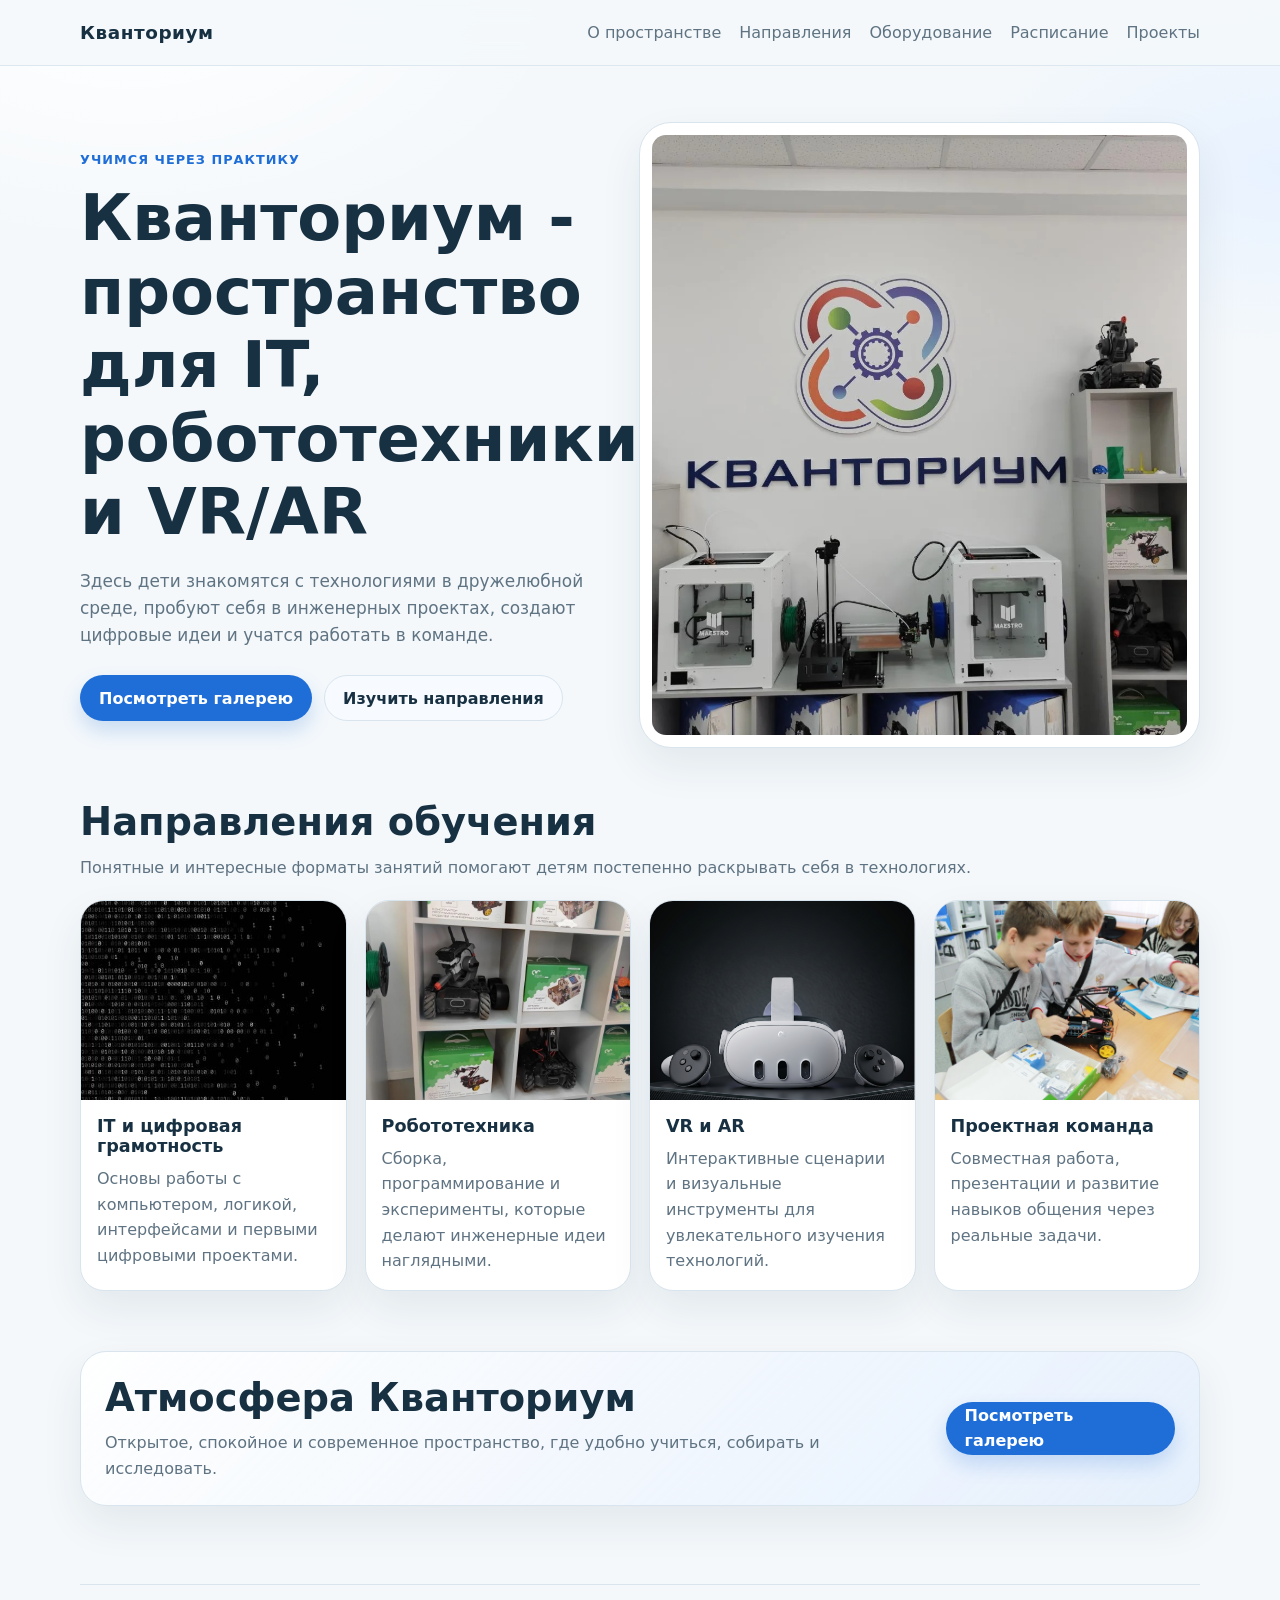
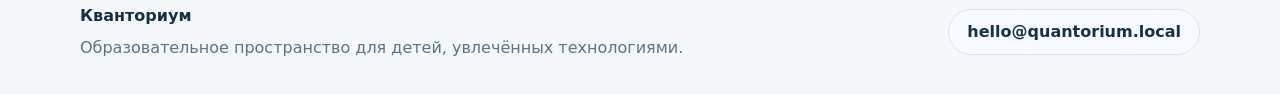
<file: index.html>
<!doctype html>
<html lang="ru">
<head>
	<meta charset="utf-8">
	<meta name="viewport" content="width=device-width, initial-scale=1, viewport-fit=cover">
	<title>Кванториум - образовательное пространство будущего</title>
	<link rel="stylesheet" href="style.css">
</head>
<body>
	<header class="site-header">
		<div class="container site-header__inner">
			<a class="brand" href="#main">Кванториум</a>
			<nav class="site-nav" aria-label="Основная навигация">
				<a href="#about">О пространстве</a>
				<a href="#programs">Направления</a>
				<a href="oborudovanie.html">Оборудование</a>
				<a href="raspisanie.html">Расписание</a>
				<a href="galereya.html">Проекты</a>
			</nav>
		</div>
	</header>

	<main id="main">
		<section class="hero" id="about">
			<div class="container hero__inner">
				<div class="hero__content">
					<p class="eyebrow">Учимся через практику</p>
					<h1>Кванториум - пространство для IT, робототехники и VR/AR</h1>
					<p class="hero__lead">
						Здесь дети знакомятся с технологиями в дружелюбной среде, пробуют себя в инженерных проектах,
						создают цифровые идеи и учатся работать в команде.
					</p>
					<div class="hero__actions">
						<a class="button button--primary" href="#gallery-modal">Посмотреть галерею</a>
						<a class="button button--secondary" href="#programs">Изучить направления</a>
					</div>
				</div>

				<figure class="hero__media">
					<img src="assets/tuxi.jfif" alt="Современная учебная зона Кванториум" width="800" height="600">
				</figure>
			</div>
		</section>

		<section class="section" id="programs">
			<div class="container">
				<div class="section__heading">
					<h2>Направления обучения</h2>
					<p>Понятные и интересные форматы занятий помогают детям постепенно раскрывать себя в технологиях.</p>
				</div>

				<div class="card-grid">
					<article class="card">
						<img src="assets/cipherki.jpg" alt="Рабочее место для занятий IT" width="800" height="600">
						<div class="card__body">
							<h3>IT и цифровая грамотность</h3>
							<p>Основы работы с компьютером, логикой, интерфейсами и первыми цифровыми проектами.</p>
						</div>
					</article>

					<article class="card">
						<img src="assets/roboti.jfif" alt="Учебный робототехнический проект" width="800" height="600">
						<div class="card__body">
							<h3>Робототехника</h3>
							<p>Сборка, программирование и эксперименты, которые делают инженерные идеи наглядными.</p>
						</div>
					</article>

					<article class="card">
						<img src="assets/quest3.png" alt="Зона для занятий VR и AR" width="800" height="600">
						<div class="card__body">
							<h3>VR и AR</h3>
							<p>Интерактивные сценарии и визуальные инструменты для увлекательного изучения технологий.</p>
						</div>
					</article>

					<article class="card">
						<img src="assets/gruppa.jpg" alt="Командная работа над проектом" width="800" height="600">
						<div class="card__body">
							<h3>Проектная команда</h3>
							<p>Совместная работа, презентации и развитие навыков общения через реальные задачи.</p>
						</div>
					</article>
				</div>
			</div>
		</section>

		<section class="section section--soft" id="gallery">
			<div class="container gallery-intro">
				<div class="section__heading section__heading--compact">
					<h2>Атмосфера Кванториум</h2>
					<p>Открытое, спокойное и современное пространство, где удобно учиться, собирать и исследовать.</p>
				</div>
				<a class="button button--primary" href="#gallery-modal">Посмотреть галерею</a>
			</div>
		</section>
	</main>

	<section class="modal" id="gallery-modal" aria-labelledby="gallery-modal-title" aria-describedby="gallery-modal-description">
		<a class="modal__overlay" href="#gallery" aria-label="Закрыть окно"></a>
		<div class="modal__dialog" role="dialog" aria-modal="true">
			<a class="modal__close" href="#gallery" aria-label="Закрыть окно">×</a>
			<p class="modal__eyebrow">Галерея Кванториум</p>
			<h2 id="gallery-modal-title">Где идеи превращаются в проекты</h2>
			<p id="gallery-modal-description">
				Кванториум объединяет занятия по IT, робототехнике и VR/AR. Ученики знакомятся с современными
				инструментами, развивают творческое мышление и учатся создавать полезные решения.
			</p>
			<ul class="modal__list">
				<li>Дружелюбная образовательная среда</li>
				<li>Практика, эксперименты и командные задания</li>
				<li>Современные технологии в понятной форме</li>
			</ul>
			<a class="button button--secondary" href="#contacts">Связаться с нами</a>
		</div>
	</section>

	<footer class="site-footer" id="contacts">
		<div class="container site-footer__inner">
			<div>
				<p class="site-footer__title">Кванториум</p>
				<p class="site-footer__text">Образовательное пространство для детей, увлечённых технологиями.</p>
			</div>
			<a class="button button--secondary" href="mailto:hello@quantorium.local">hello@quantorium.local</a>
		</div>
	</footer>
</body>
</html>
</file>
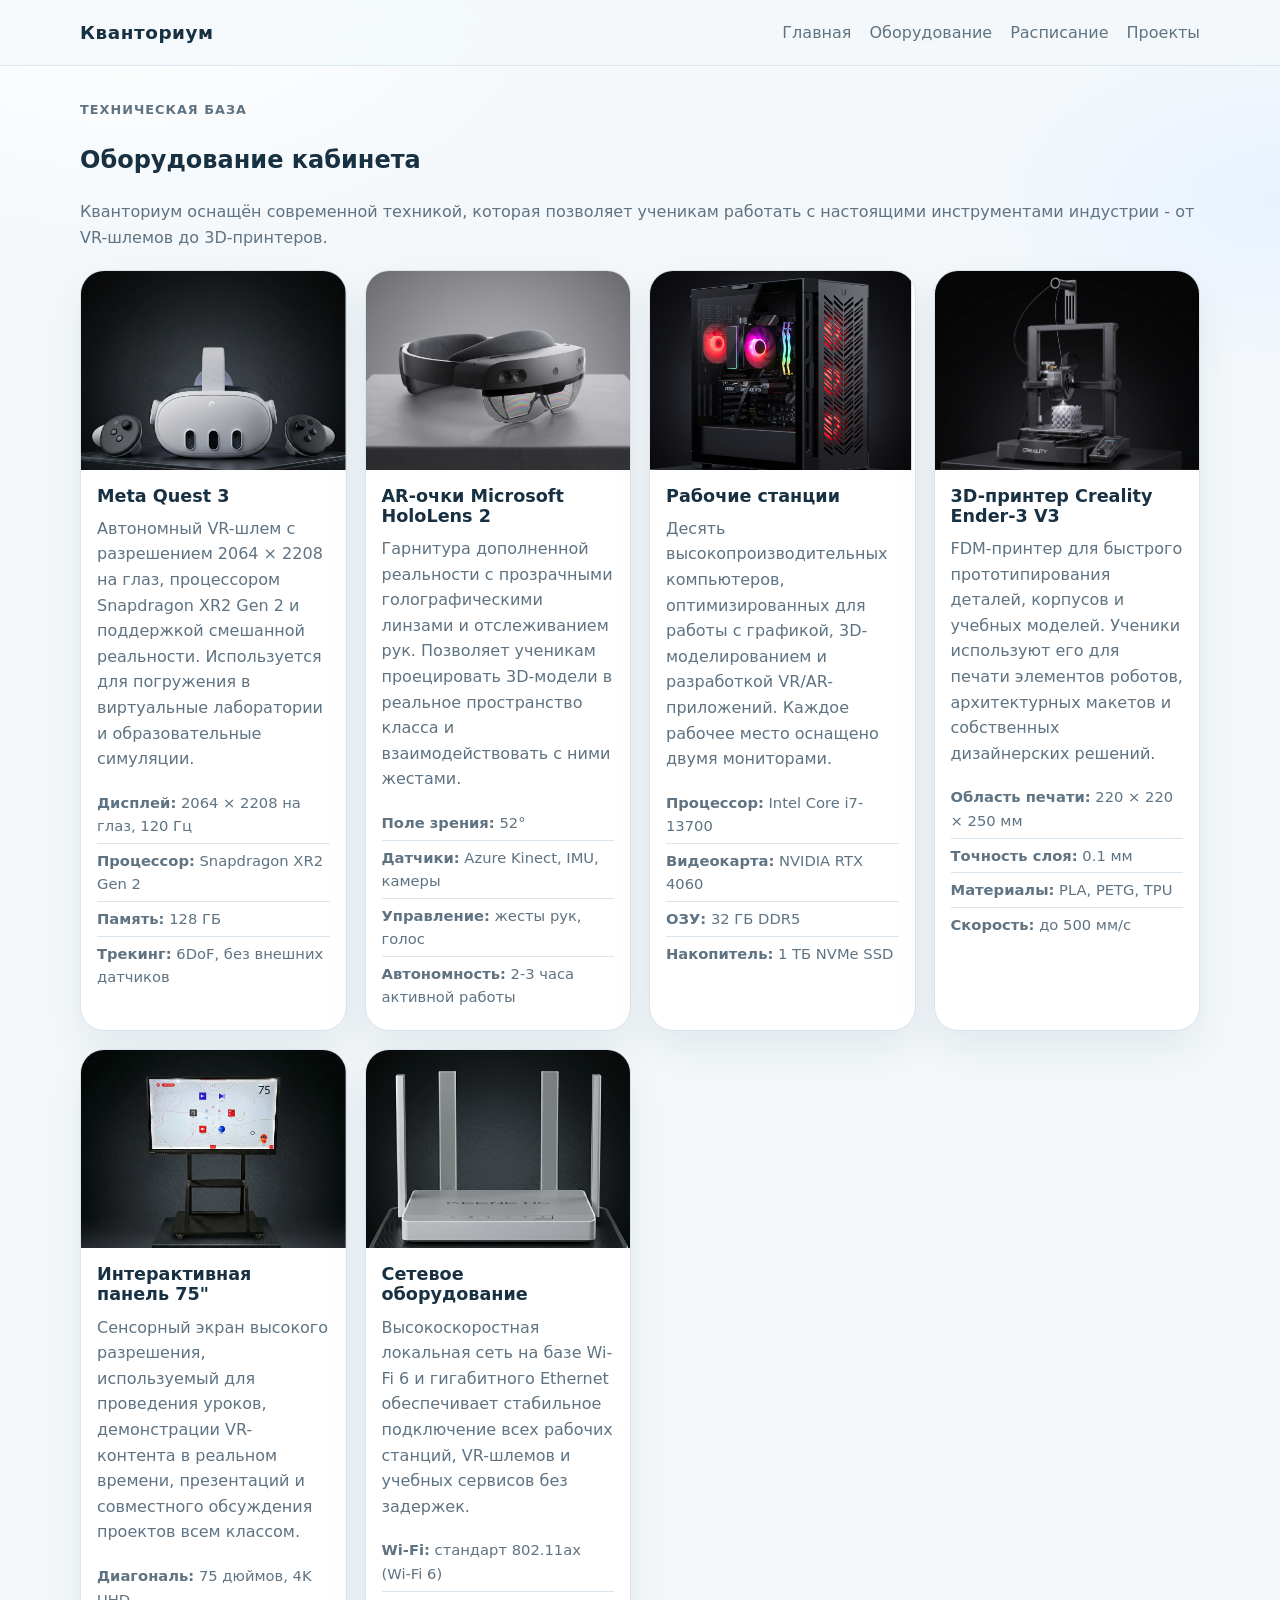
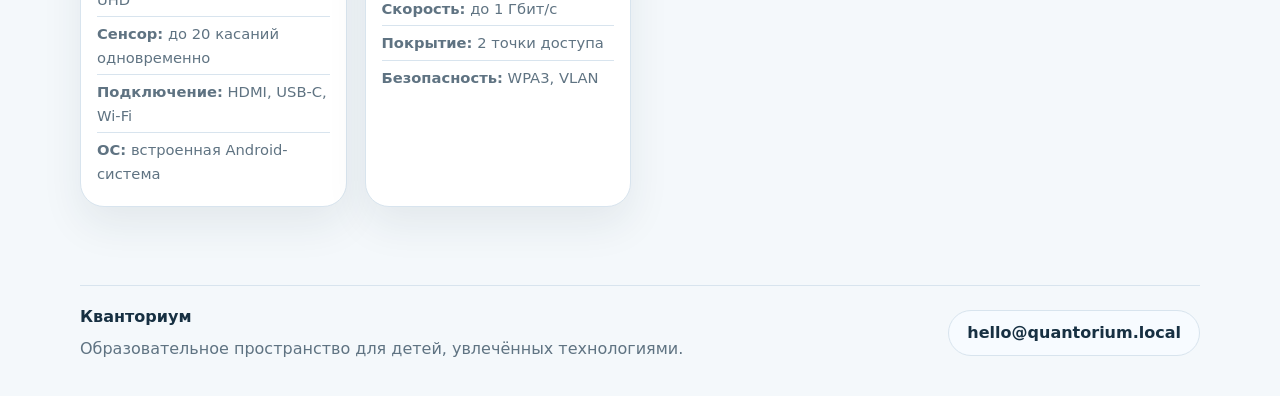
<file: oborudovanie.html>
<!doctype html>
<html lang="ru">

<head>
	<meta charset="utf-8">
	<meta name="viewport" content="width=device-width, initial-scale=1, viewport-fit=cover">
	<title>Оборудование - Кванториум</title>
	<meta name="description"
		content="Обзор оборудования кабинета VR и AR технологий Кванториум: шлемы виртуальной реальности, AR-очки, рабочие станции и 3D-принтеры.">
	<link rel="stylesheet" href="style.css">
</head>

<body>
	<header class="site-header">
		<div class="container site-header__inner">
			<a class="brand" href="index.html">Кванториум</a>
			<nav class="site-nav" aria-label="Основная навигация">
				<a href="index.html">Главная</a>
				<a href="oborudovanie.html">Оборудование</a>
				<a href="raspisanie.html">Расписание</a>
				<a href="galereya.html">Проекты</a>
			</nav>
		</div>
	</header>

	<main id="main">
		<section class="section">
			<div class="container">
				<div class="section__heading">
					<p class="eyebrow">Техническая база</p>
					<h1>Оборудование кабинета</h1>
					<p>Кванториум оснащён современной техникой, которая позволяет ученикам работать с настоящими
						инструментами индустрии - от VR-шлемов до 3D-принтеров.</p>
				</div>

				<div class="card-grid">
					<article class="card">
						<img src="assets/quest3.png" alt="VR-шлем Meta Quest 3" width="800" height="600">
						<div class="card__body">
							<h3>Meta Quest 3</h3>
							<p>Автономный VR-шлем с разрешением 2064 × 2208 на глаз, процессором Snapdragon XR2 Gen 2 и
								поддержкой смешанной реальности. Используется для погружения в виртуальные лаборатории и
								образовательные симуляции.</p>
							<ul class="spec-list">
								<li><strong>Дисплей:</strong> 2064 × 2208 на глаз, 120 Гц</li>
								<li><strong>Процессор:</strong> Snapdragon XR2 Gen 2</li>
								<li><strong>Память:</strong> 128 ГБ</li>
								<li><strong>Трекинг:</strong> 6DoF, без внешних датчиков</li>
							</ul>
						</div>
					</article>

					<article class="card">
						<img src="assets/hololens.png" alt="AR-очки Microsoft HoloLens 2" width="800" height="600">
						<div class="card__body">
							<h3>AR-очки Microsoft HoloLens 2</h3>
							<p>Гарнитура дополненной реальности с прозрачными голографическими линзами и отслеживанием
								рук. Позволяет ученикам проецировать 3D-модели в реальное пространство класса и
								взаимодействовать с ними жестами.</p>
							<ul class="spec-list">
								<li><strong>Поле зрения:</strong> 52°</li>
								<li><strong>Датчики:</strong> Azure Kinect, IMU, камеры</li>
								<li><strong>Управление:</strong> жесты рук, голос</li>
								<li><strong>Автономность:</strong> 2-3 часа активной работы</li>
							</ul>
						</div>
					</article>

					<article class="card">
						<img src="assets/workstation.png" alt="Рабочая станция" width="800" height="600">
						<div class="card__body">
							<h3>Рабочие станции</h3>
							<p>Десять высокопроизводительных компьютеров, оптимизированных для работы с графикой,
								3D-моделированием и разработкой VR/AR-приложений. Каждое рабочее место оснащено двумя
								мониторами.</p>
							<ul class="spec-list">
								<li><strong>Процессор:</strong> Intel Core i7-13700</li>
								<li><strong>Видеокарта:</strong> NVIDIA RTX 4060</li>
								<li><strong>ОЗУ:</strong> 32 ГБ DDR5</li>
								<li><strong>Накопитель:</strong> 1 ТБ NVMe SSD</li>
							</ul>
						</div>
					</article>

					<article class="card">
						<img src="assets/printer3d.png" alt="3D-принтер Creality Ender-3 V3" width="800" height="600">
						<div class="card__body">
							<h3>3D-принтер Creality Ender-3 V3</h3>
							<p>FDM-принтер для быстрого прототипирования деталей, корпусов и учебных моделей. Ученики
								используют его для печати элементов роботов, архитектурных макетов и собственных
								дизайнерских решений.</p>
							<ul class="spec-list">
								<li><strong>Область печати:</strong> 220 × 220 × 250 мм</li>
								<li><strong>Точность слоя:</strong> 0.1 мм</li>
								<li><strong>Материалы:</strong> PLA, PETG, TPU</li>
								<li><strong>Скорость:</strong> до 500 мм/с</li>
							</ul>
						</div>
					</article>

					<article class="card">
						<img src="assets/panel.png" alt="Интерактивная панель 75 дюймов" width="800" height="600">
						<div class="card__body">
							<h3>Интерактивная панель 75"</h3>
							<p>Сенсорный экран высокого разрешения, используемый для проведения уроков, демонстрации
								VR-контента в реальном времени, презентаций и совместного обсуждения проектов всем
								классом.</p>
							<ul class="spec-list">
								<li><strong>Диагональ:</strong> 75 дюймов, 4K UHD</li>
								<li><strong>Сенсор:</strong> до 20 касаний одновременно</li>
								<li><strong>Подключение:</strong> HDMI, USB-C, Wi-Fi</li>
								<li><strong>ОС:</strong> встроенная Android-система</li>
							</ul>
						</div>
					</article>

					<article class="card">
						<img src="assets/network.png" alt="Сетевое оборудование" width="800" height="600">
						<div class="card__body">
							<h3>Сетевое оборудование</h3>
							<p>Высокоскоростная локальная сеть на базе Wi-Fi 6 и гигабитного Ethernet обеспечивает
								стабильное подключение всех рабочих станций, VR-шлемов и учебных сервисов без задержек.
							</p>
							<ul class="spec-list">
								<li><strong>Wi-Fi:</strong> стандарт 802.11ax (Wi-Fi 6)</li>
								<li><strong>Скорость:</strong> до 1 Гбит/с</li>
								<li><strong>Покрытие:</strong> 2 точки доступа</li>
								<li><strong>Безопасность:</strong> WPA3, VLAN</li>
							</ul>
						</div>
					</article>
				</div>
			</div>
		</section>
	</main>

	<footer class="site-footer" id="contacts">
		<div class="container site-footer__inner">
			<div>
				<p class="site-footer__title">Кванториум</p>
				<p class="site-footer__text">Образовательное пространство для детей, увлечённых технологиями.</p>
			</div>
			<a class="button button--secondary" href="mailto:hello@quantorium.local">hello@quantorium.local</a>
		</div>
	</footer>
</body>

</html>
</file>
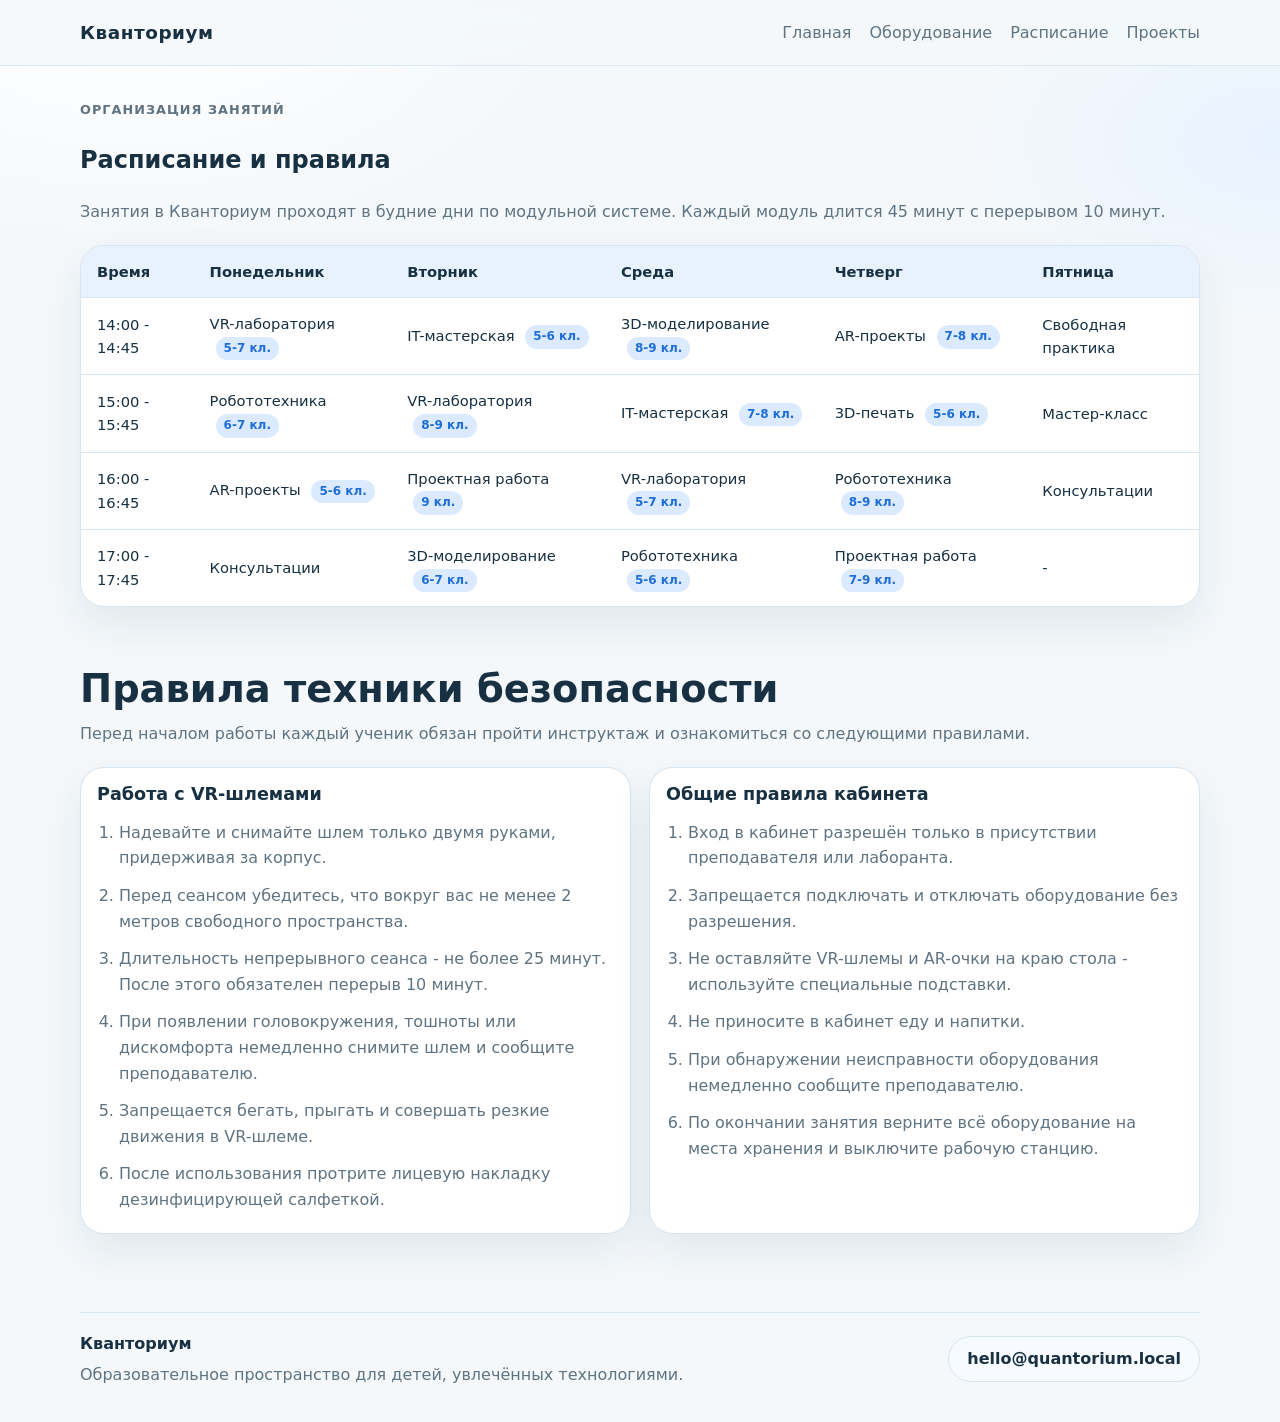
<file: raspisanie.html>
<!doctype html>
<html lang="ru">
<head>
	<meta charset="utf-8">
	<meta name="viewport" content="width=device-width, initial-scale=1, viewport-fit=cover">
	<title>Расписание и правила - Кванториум</title>
	<meta name="description" content="Расписание занятий и мастер-классов в кабинете VR/AR технологий Кванториум. Правила техники безопасности при работе с оборудованием.">
	<link rel="stylesheet" href="style.css">
</head>
<body>
	<header class="site-header">
		<div class="container site-header__inner">
			<a class="brand" href="index.html">Кванториум</a>
			<nav class="site-nav" aria-label="Основная навигация">
				<a href="index.html">Главная</a>
				<a href="oborudovanie.html">Оборудование</a>
				<a href="raspisanie.html">Расписание</a>
				<a href="galereya.html">Проекты</a>
			</nav>
		</div>
	</header>

	<main id="main">
		<section class="section">
			<div class="container">
				<div class="section__heading">
					<p class="eyebrow">Организация занятий</p>
					<h1>Расписание и правила</h1>
					<p>Занятия в Кванториум проходят в будние дни по модульной системе. Каждый модуль длится 45 минут с перерывом 10 минут.</p>
				</div>

				<div class="table-wrapper">
					<table class="schedule-table">
						<thead>
							<tr>
								<th>Время</th>
								<th>Понедельник</th>
								<th>Вторник</th>
								<th>Среда</th>
								<th>Четверг</th>
								<th>Пятница</th>
							</tr>
						</thead>
						<tbody>
							<tr>
								<td>14:00 - 14:45</td>
								<td>VR-лаборатория <span class="badge">5-7 кл.</span></td>
								<td>IT-мастерская <span class="badge">5-6 кл.</span></td>
								<td>3D-моделирование <span class="badge">8-9 кл.</span></td>
								<td>AR-проекты <span class="badge">7-8 кл.</span></td>
								<td>Свободная практика</td>
							</tr>
							<tr>
								<td>15:00 - 15:45</td>
								<td>Робототехника <span class="badge">6-7 кл.</span></td>
								<td>VR-лаборатория <span class="badge">8-9 кл.</span></td>
								<td>IT-мастерская <span class="badge">7-8 кл.</span></td>
								<td>3D-печать <span class="badge">5-6 кл.</span></td>
								<td>Мастер-класс</td>
							</tr>
							<tr>
								<td>16:00 - 16:45</td>
								<td>AR-проекты <span class="badge">5-6 кл.</span></td>
								<td>Проектная работа <span class="badge">9 кл.</span></td>
								<td>VR-лаборатория <span class="badge">5-7 кл.</span></td>
								<td>Робототехника <span class="badge">8-9 кл.</span></td>
								<td>Консультации</td>
							</tr>
							<tr>
								<td>17:00 - 17:45</td>
								<td>Консультации</td>
								<td>3D-моделирование <span class="badge">6-7 кл.</span></td>
								<td>Робототехника <span class="badge">5-6 кл.</span></td>
								<td>Проектная работа <span class="badge">7-9 кл.</span></td>
								<td>-</td>
							</tr>
						</tbody>
					</table>
				</div>
			</div>
		</section>

		<section class="section section--soft">
			<div class="container">
				<div class="section__heading">
					<h2>Правила техники безопасности</h2>
					<p>Перед началом работы каждый ученик обязан пройти инструктаж и ознакомиться со следующими правилами.</p>
				</div>

				<div class="card-grid card-grid--halves">
					<article class="card">
						<div class="card__body">
							<h3>Работа с VR-шлемами</h3>
							<ol class="rules-list">
								<li>Надевайте и снимайте шлем только двумя руками, придерживая за корпус.</li>
								<li>Перед сеансом убедитесь, что вокруг вас не менее 2 метров свободного пространства.</li>
								<li>Длительность непрерывного сеанса - не более 25 минут. После этого обязателен перерыв 10 минут.</li>
								<li>При появлении головокружения, тошноты или дискомфорта немедленно снимите шлем и сообщите преподавателю.</li>
								<li>Запрещается бегать, прыгать и совершать резкие движения в VR-шлеме.</li>
								<li>После использования протрите лицевую накладку дезинфицирующей салфеткой.</li>
							</ol>
						</div>
					</article>

					<article class="card">
						<div class="card__body">
							<h3>Общие правила кабинета</h3>
							<ol class="rules-list">
								<li>Вход в кабинет разрешён только в присутствии преподавателя или лаборанта.</li>
								<li>Запрещается подключать и отключать оборудование без разрешения.</li>
								<li>Не оставляйте VR-шлемы и AR-очки на краю стола - используйте специальные подставки.</li>
								<li>Не приносите в кабинет еду и напитки.</li>
								<li>При обнаружении неисправности оборудования немедленно сообщите преподавателю.</li>
								<li>По окончании занятия верните всё оборудование на места хранения и выключите рабочую станцию.</li>
							</ol>
						</div>
					</article>
				</div>
			</div>
		</section>
	</main>

	<footer class="site-footer" id="contacts">
		<div class="container site-footer__inner">
			<div>
				<p class="site-footer__title">Кванториум</p>
				<p class="site-footer__text">Образовательное пространство для детей, увлечённых технологиями.</p>
			</div>
			<a class="button button--secondary" href="mailto:hello@quantorium.local">hello@quantorium.local</a>
		</div>
	</footer>
</body>
</html>
</file>
<file: style.css>
:root {
  --bg: #f4f8fb;
  --bg-accent: #e8f2ff;
  --surface: #ffffff;
  --surface-soft: #f7fbff;
  --text: #173042;
  --muted: #5f7382;
  --border: #d8e4ee;
  --accent: #2f80ed;
  --accent-strong: #1f6ed8;
  --accent-soft: #dbeafe;
  --shadow: 0 18px 42px rgba(23, 48, 66, 0.08);
  --radius: 24px;
}

* {
  box-sizing: border-box;
}

html {
  scroll-behavior: smooth;
}

body {
  margin: 0;
  color: var(--text);
  background:
    radial-gradient(900px 500px at 10% 0%, #ffffff 0%, transparent 50%),
    radial-gradient(700px 400px at 100% 10%, var(--bg-accent) 0%, transparent 45%),
    var(--bg);
  font-family: Inter, system-ui, -apple-system, BlinkMacSystemFont, "Segoe UI", sans-serif;
  line-height: 1.6;
}

img {
  display: block;
  max-width: 100%;
}

a {
  color: inherit;
}

.container {
  width: min(1120px, calc(100% - 32px));
  margin: 0 auto;
}

.site-header {
  position: sticky;
  top: 0;
  z-index: 10;
  background: rgba(244, 248, 251, 0.86);
  backdrop-filter: blur(14px);
  border-bottom: 1px solid rgba(216, 228, 238, 0.8);
}

.site-header__inner,
.site-footer__inner,
.hero__inner {
  display: flex;
  align-items: center;
  justify-content: space-between;
  gap: 24px;
}

.site-header__inner {
  padding: 18px 0;
}

.brand {
  text-decoration: none;
  font-size: 1.15rem;
  font-weight: 800;
  letter-spacing: 0.03em;
}

.site-nav {
  display: flex;
  flex-wrap: wrap;
  gap: 18px;
}

.site-nav a {
  text-decoration: none;
  color: var(--muted);
  font-weight: 500;
}

.site-nav a:hover,
.site-nav a:focus-visible {
  color: var(--text);
}

.hero {
  padding: 56px 0 28px;
}

.hero__content,
.hero__media {
  flex: 1;
}

.eyebrow,
.modal__eyebrow {
  margin: 0 0 12px;
  color: var(--accent-strong);
  font-weight: 700;
  text-transform: uppercase;
  letter-spacing: 0.08em;
  font-size: 0.8rem;
}

.hero h1,
.section__heading h2,
.card__body h3,
.modal h2 {
  margin: 0;
  line-height: 1.15;
}

.hero h1 {
  font-size: clamp(2.4rem, 5vw, 4.6rem);
  max-width: 12ch;
}

.hero__lead {
  margin: 18px 0 0;
  max-width: 60ch;
  font-size: 1.06rem;
  color: var(--muted);
}

.hero__actions,
.modal__actions {
  display: flex;
  flex-wrap: wrap;
  gap: 12px;
  margin-top: 26px;
}

.hero__media {
  margin: 0;
  background: var(--surface);
  border: 1px solid var(--border);
  border-radius: calc(var(--radius) + 8px);
  padding: 12px;
  box-shadow: var(--shadow);
}

.hero__media img {
  width: 100%;
  border-radius: calc(var(--radius) - 10px);
  object-fit: cover;
  aspect-ratio: 4 / 3;
}

.card img {
  display: block;
  width: 100%;
  height: auto;
  aspect-ratio: 4 / 3;
  object-fit: cover;
  border-radius: 0;
}

.section {
  padding: 24px 0 60px;
}

.section--soft {
  padding-top: 0;
}

.gallery-intro {
  display: flex;
  align-items: center;
  justify-content: space-between;
  gap: 20px;
  padding: 24px;
  background: linear-gradient(135deg, rgba(255,255,255,0.95), rgba(219,234,254,0.55));
  border: 1px solid var(--border);
  border-radius: calc(var(--radius) + 2px);
  box-shadow: var(--shadow);
}

.section__heading {
  margin-bottom: 20px;
}

.section__heading--compact {
  margin-bottom: 0;
}

.section__heading h2 {
  font-size: clamp(1.7rem, 3vw, 2.4rem);
}

.section__heading p {
  margin: 10px 0 0;
  color: var(--muted);
}

.card-grid {
  display: grid;
  grid-template-columns: repeat(auto-fit, minmax(220px, 1fr));
  gap: 18px;
}

.card {
  overflow: hidden;
  background: var(--surface);
  border: 1px solid var(--border);
  border-radius: var(--radius);
  box-shadow: var(--shadow);
}

.card__body {
  padding: 16px;
}

.card__body h3 {
  font-size: 1.1rem;
}

.card__body p {
  margin: 10px 0 0;
  color: var(--muted);
}

.site-footer {
  padding: 18px 0 34px;
}

.site-footer__inner {
  padding-top: 18px;
  border-top: 1px solid var(--border);
}

.site-footer__title {
  margin: 0;
  font-weight: 800;
}

.site-footer__text {
  margin: 6px 0 0;
  color: var(--muted);
}

.button {
  display: inline-flex;
  align-items: center;
  justify-content: center;
  min-height: 46px;
  padding: 0 18px;
  border-radius: 999px;
  text-decoration: none;
  font-weight: 700;
  border: 1px solid transparent;
  transition: transform 0.18s ease, background-color 0.18s ease, color 0.18s ease, border-color 0.18s ease;
}

.button:hover,
.button:focus-visible {
  transform: translateY(-1px);
}

.button--primary {
  color: #fff;
  background: var(--accent-strong);
  box-shadow: 0 10px 20px rgba(31, 110, 216, 0.2);
}

.button--primary:hover,
.button--primary:focus-visible {
  background: var(--accent);
}

.button--secondary {
  background: var(--surface-soft);
  border-color: var(--border);
  color: var(--text);
}

.button--secondary:hover,
.button--secondary:focus-visible {
  background: var(--accent-soft);
}

.modal {
  position: fixed;
  inset: 0;
  display: grid;
  place-items: center;
  padding: 24px;
  background: rgba(23, 48, 66, 0.5);
  opacity: 0;
  visibility: hidden;
  pointer-events: none;
  transition: opacity 0.2s ease, visibility 0.2s ease;
}

.modal:target {
  opacity: 1;
  visibility: visible;
  pointer-events: auto;
}

.modal__overlay {
  position: absolute;
  inset: 0;
}

.modal__dialog {
  position: relative;
  z-index: 1;
  width: min(92vw, 560px);
  background: var(--surface);
  border: 1px solid var(--border);
  border-radius: calc(var(--radius) + 6px);
  box-shadow: var(--shadow);
  padding: 28px;
}

.modal h2 {
  font-size: clamp(1.5rem, 2.6vw, 2rem);
}

.modal p {
  color: var(--muted);
}

.modal__list {
  margin: 18px 0 0;
  padding-left: 20px;
  color: var(--text);
}

.modal__list li + li {
  margin-top: 8px;
}

.modal__close {
  position: absolute;
  top: 12px;
  right: 12px;
  width: 38px;
  height: 38px;
  display: grid;
  place-items: center;
  border-radius: 999px;
  text-decoration: none;
  color: var(--muted);
  background: var(--surface-soft);
  border: 1px solid var(--border);
  font-size: 1.2rem;
}

.modal__close:hover,
.modal__close:focus-visible {
  color: var(--text);
  background: var(--accent-soft);
}

/* - Equipment & gallery placeholders - */

.card__placeholder {
  display: grid;
  place-items: center;
  aspect-ratio: 4 / 3;
  background: linear-gradient(135deg, var(--accent-soft), var(--bg-accent));
  color: var(--accent-strong);
  font-size: 2rem;
  font-weight: 800;
  letter-spacing: 0.04em;
  user-select: none;
}

.spec-list {
  margin: 14px 0 0;
  padding-left: 0;
  list-style: none;
}

.spec-list li {
  padding: 5px 0;
  font-size: 0.92rem;
  color: var(--muted);
  border-bottom: 1px solid var(--border);
}

.spec-list li:last-child {
  border-bottom: none;
}

/* - Schedule table - */

.table-wrapper {
  overflow-x: auto;
  border: 1px solid var(--border);
  border-radius: var(--radius);
  box-shadow: var(--shadow);
  background: var(--surface);
}

.schedule-table {
  width: 100%;
  border-collapse: collapse;
  font-size: 0.92rem;
}

.schedule-table th,
.schedule-table td {
  padding: 14px 16px;
  text-align: left;
  border-bottom: 1px solid var(--border);
}

.schedule-table thead th {
  background: var(--bg-accent);
  font-weight: 700;
  color: var(--text);
  white-space: nowrap;
}

.schedule-table tbody tr:last-child td {
  border-bottom: none;
}

.schedule-table tbody tr:hover {
  background: var(--surface-soft);
}

.badge {
  display: inline-block;
  margin-left: 6px;
  padding: 2px 8px;
  font-size: 0.75rem;
  font-weight: 600;
  color: var(--accent-strong);
  background: var(--accent-soft);
  border-radius: 999px;
  vertical-align: middle;
  white-space: nowrap;
}

/* - Safety rules - */

.card-grid--halves {
  grid-template-columns: repeat(auto-fit, minmax(340px, 1fr));
}

.rules-list {
  margin: 12px 0 0;
  padding-left: 22px;
  color: var(--muted);
}

.rules-list li {
  padding: 4px 0;
}

.rules-list li + li {
  margin-top: 4px;
}

/* - Project meta - */

.project-meta {
  margin-top: 10px;
  font-size: 0.82rem;
  font-weight: 600;
  color: var(--accent-strong);
  letter-spacing: 0.02em;
}

@media (max-width: 800px) {
  .site-header__inner,
  .site-footer__inner,
  .hero__inner,
  .gallery-intro {
    flex-direction: column;
    align-items: flex-start;
  }

  .hero {
    padding-top: 34px;
  }

  .hero h1 {
    max-width: none;
  }
}

@media (prefers-reduced-motion: reduce) {
  html {
    scroll-behavior: auto;
  }

  *,
  *::before,
  *::after {
    transition-duration: 0.01ms !important;
    animation-duration: 0.01ms !important;
  }
}
</file>
